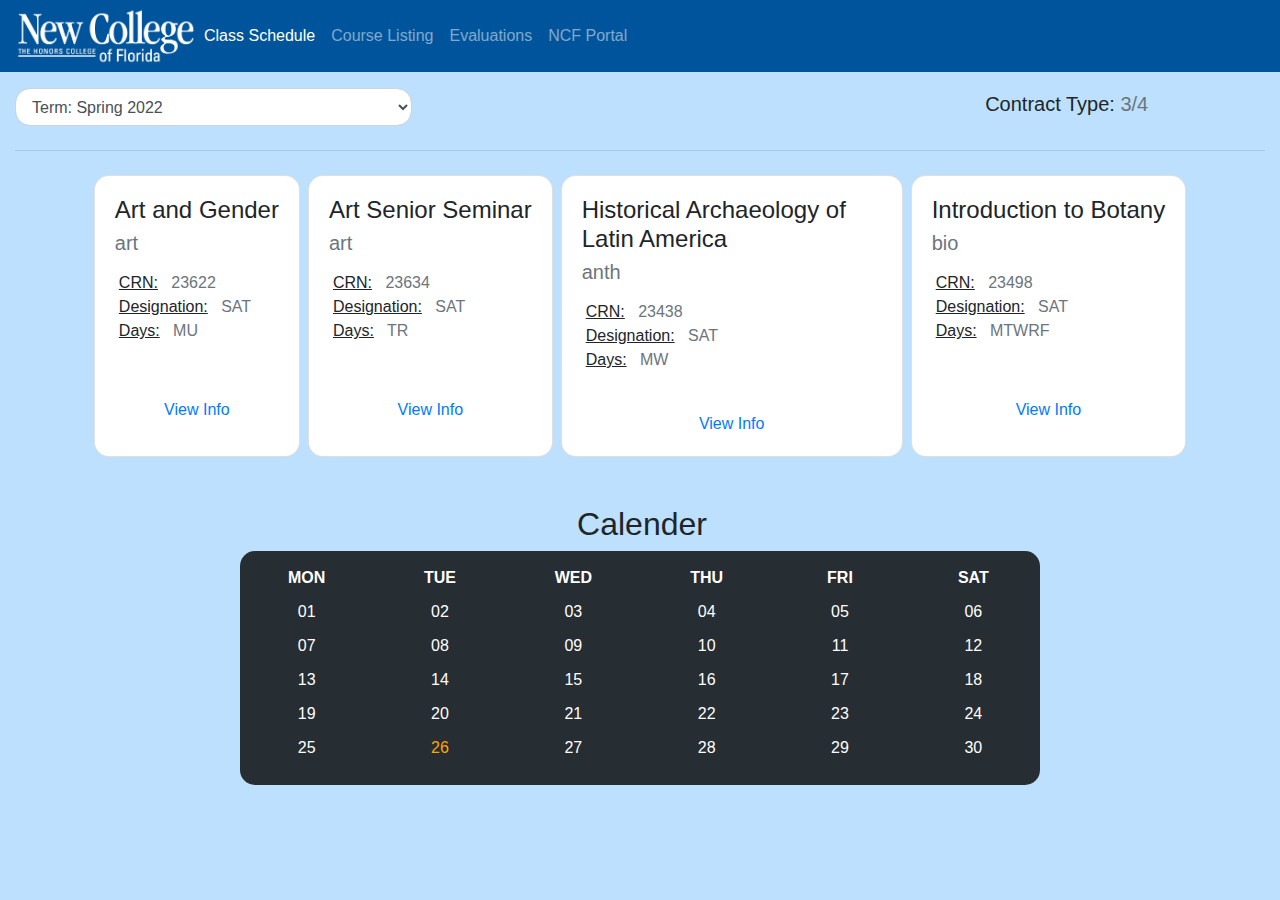
<file: index.html>
<!DOCTYPE html>
<html lang="en">
<head>
    <meta charset="UTF-8">
    <meta http-equiv="X-UA-Compatible" content="IE=edge">
    <meta name="viewport" content="width=device-width, initial-scale=1, shrink-to-fit=no">

    <link rel="stylesheet" href="https://stackpath.bootstrapcdn.com/bootstrap/4.3.1/css/bootstrap.min.css" integrity="sha384-ggOyR0iXCbMQv3Xipma34MD+dH/1fQ784/j6cY/iJTQUOhcWr7x9JvoRxT2MZw1T" crossorigin="anonymous">
    <link rel="stylesheet" href="css/index.css">
    <link rel="stylesheet" href="css/globals.css">
    
    <script src="https://code.jquery.com/jquery-3.3.1.slim.min.js" integrity="sha384-q8i/X+965DzO0rT7abK41JStQIAqVgRVzpbzo5smXKp4YfRvH+8abtTE1Pi6jizo" crossorigin="anonymous"></script>
    <script src="https://cdnjs.cloudflare.com/ajax/libs/popper.js/1.14.7/umd/popper.min.js" integrity="sha384-UO2eT0CpHqdSJQ6hJty5KVphtPhzWj9WO1clHTMGa3JDZwrnQq4sF86dIHNDz0W1" crossorigin="anonymous"></script>
    <script src="https://stackpath.bootstrapcdn.com/bootstrap/4.3.1/js/bootstrap.min.js" integrity="sha384-JjSmVgyd0p3pXB1rRibZUAYoIIy6OrQ6VrjIEaFf/nJGzIxFDsf4x0xIM+B07jRM" crossorigin="anonymous"></script>
    <script src="./js/index.js"></script>
    <title>Document</title>
</head>
<body>
    <!-- The Nav-Bar code -->
    <nav class="navbar navbar-expand-sm navbar-dark">
        <img src="./assets/banner.png" class="banner" alt="New College of Florida">
        <button class="navbar-toggler d-lg-none" type="button" data-toggle="collapse" data-target="#collapsibleNavId" aria-controls="collapsibleNavId"
            aria-expanded="false" aria-label="Toggle navigation">Options</button>
        <div class="collapse navbar-collapse" id="collapsibleNavId">
            <ul class="navbar-nav mr-auto mt-2 mt-lg-0">
                <li class="nav-item">
                    <a class="nav-link active" href="https://ncf-projects.github.io/frontend-final/">Class Schedule</a>
                </li>
                <li class="nav-item">
                    <a class="nav-link" href="classes.html">Course Listing</a>
                </li>
                <li class="nav-item">
                    <a class="nav-link" href="evaluations.html">Evaluations</a>
                </li>
                <li class="nav-item">
                    <a class="nav-link" href="https://myncf.ncf.edu">NCF Portal</a>
                </li>
            </ul>
        </div>
    </nav>
    <!-- 
        Container with row for the term & contract type.
        Middle row is set to 33% as well even though it's empty to make
        things align on left and right.
    -->
    <div class="container-fluid mt-3">
        <div class="row">
            <div class="form-group col-sm pt-0">
              <select class="form-control" name="termSelect" id="termSelector">
                <option>Term: Spring 2022</option>
                <option>Term: Fall 2021</option>
                <option>Term: Spring 2021</option>
                <option>Term: Fall 2020</option>
                <option>Term: Spring 2020</option>
              </select>
            </div>
            <hr class="mt-1 mb-1s">
            <div class="col-sm text-center mt-1">
                
            </div>
            <div class="col-sm text-center mt-1">
                <h5>Contract Type: <span class="text-muted">3/4</span></h5>
            </div>
        </div>
        <hr class="my-2 mt-2 mb-4">
    </div>
    <div class="container-fluid">
        <div class="row justify-content-md-center" id="cardRow">
                <!-- This in here is automatically populated when cards get added -->
        </div>
    </div>
    <div class="container-fluid text-center">
        <h2 class="mt-5 ml-1">Calender</h2>
        <!-- <iframe src="https://calendar.google.com/calendar/embed?src=endershusky11%40gmail.com&ctz=America%2FNew_York" style="border: 0" width="800" height="600" frameborder="0" scrolling="no"></iframe> -->
        <div class="calendar" id="calendar">
            <div class="calLabel">Mon</div>
            <div class="calLabel">Tue</div>
            <div class="calLabel">Wed</div>
            <div class="calLabel">Thu</div>
            <div class="calLabel">Fri</div>
            <div class="calLabel">Sat</div>
            <!-- The rest of these days are added with JS dynamically -->
        </div>
    </div>
</body>
</html>
</file>
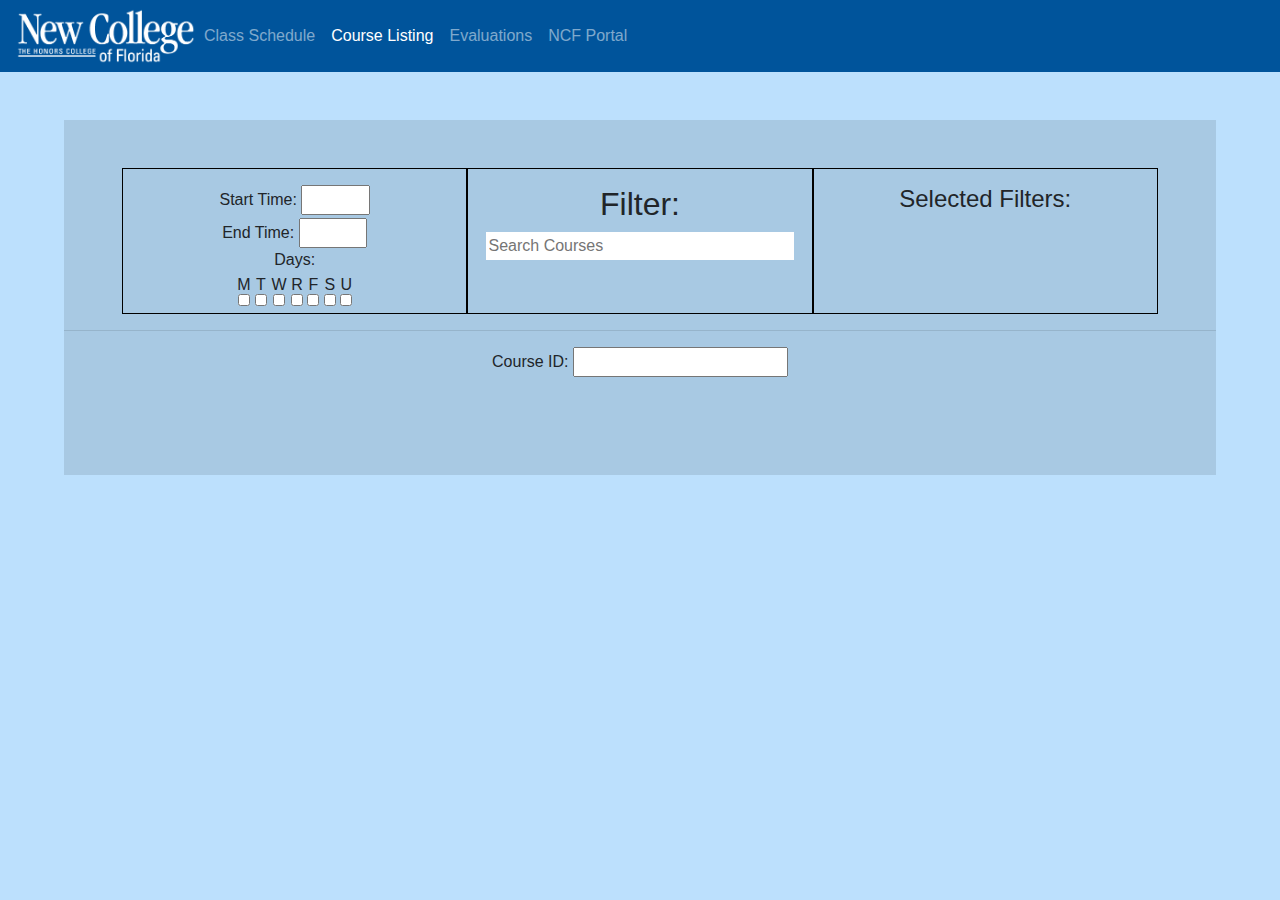
<file: classes.html>
<!DOCTYPE html>
<html lang="en">
<head>
    <meta charset="UTF-8">
    <meta http-equiv="X-UA-Compatible" content="IE=edge">
    <meta name="viewport" content="width=device-width, initial-scale=1.0">

    <link rel="stylesheet" href="https://stackpath.bootstrapcdn.com/bootstrap/4.3.1/css/bootstrap.min.css" integrity="sha384-ggOyR0iXCbMQv3Xipma34MD+dH/1fQ784/j6cY/iJTQUOhcWr7x9JvoRxT2MZw1T" crossorigin="anonymous">
    <link rel="stylesheet" href="css/classes.css">
    <link rel="stylesheet" href="css/globals.css">

    <script src="https://code.jquery.com/jquery-3.3.1.slim.min.js" integrity="sha384-q8i/X+965DzO0rT7abK41JStQIAqVgRVzpbzo5smXKp4YfRvH+8abtTE1Pi6jizo" crossorigin="anonymous"></script>
    <script src="https://cdnjs.cloudflare.com/ajax/libs/popper.js/1.14.7/umd/popper.min.js" integrity="sha384-UO2eT0CpHqdSJQ6hJty5KVphtPhzWj9WO1clHTMGa3JDZwrnQq4sF86dIHNDz0W1" crossorigin="anonymous"></script>
    <script src="https://stackpath.bootstrapcdn.com/bootstrap/4.3.1/js/bootstrap.min.js" integrity="sha384-JjSmVgyd0p3pXB1rRibZUAYoIIy6OrQ6VrjIEaFf/nJGzIxFDsf4x0xIM+B07jRM" crossorigin="anonymous"></script>
    <script src="./js/classes.js"></script>

    <title>Class Listing</title>
</head>
<body>
    <!-- The Nav Bar -->
    <nav class="navbar navbar-expand-sm navbar-dark">
        <img src="./assets/banner.png" class="banner" alt="New College of Florida">
        <button class="navbar-toggler d-lg-none" type="button" data-toggle="collapse" data-target="#collapsibleNavId" aria-controls="collapsibleNavId"
            aria-expanded="false" aria-label="Toggle navigation">Options</button>
        <div class="collapse navbar-collapse" id="collapsibleNavId">
            <ul class="navbar-nav mr-auto mt-2 mt-lg-0">
                <li class="nav-item">
                    <a class="nav-link" href="https://ncf-projects.github.io/frontend-final/">Class Schedule</a>
                </li>
                <li class="nav-item">
                    <a class="nav-link active" href="classes.html">Course Listing</a>
                </li>
                <li class="nav-item">
                    <a class="nav-link" href="evaluations.html">Evaluations</a>
                </li>
                <li class="nav-item">
                    <a class="nav-link" href="https://myncf.ncf.edu">NCF Portal</a>
                </li>
            </ul>
        </div>
    </nav>

    <!-- The main body for the classes -->
    <div class="mainContainer pt-5 mt-5 pb-5">

        <!-- All the three different containers are split into a row, taking up 33% of vw -->
        <div class="row operationRow d-flex justify-content-center">
            <!-- The Day & Time Filters -->
            <div class="selectionContainer text-center pt-3">
                <div class="input">
                    <h6 class="inline">Start Time:</h6>
                    <input class="inline" id="startTime" aria-label="Start Time Input">
                </div>
                <div class="input">
                    <h6 class="inline">End Time:</h6>
                    <input class="inline" id="endTime" aria-label="End Time Input">
                </div>
                <!-- The day radio buttons -->
                <div class="input">
                    <div class="w-fill text-center">
                        <h6>Days:</h6>
                        <div class="radioContainer">
                            <div class="w-tight text-center text-short inline">
                                M
                                <br>
                                <input class="checkbox" type="checkbox" aria-label="Monday Selection">
                            </div>
                            <div class="w-tight text-center text-short inline">
                                T
                                <br>
                                <input class="checkbox" type="checkbox" aria-label="Tuesday Selection">
                            </div>
                            <div class="w-tight text-center text-short inline">
                                W
                                <br>
                                <input class="checkbox" type="checkbox" aria-label="Wednesday Selection">
                            </div>
                            <div class="w-tight text-center text-short inline">
                                R
                                <br>
                                <input class="checkbox" type="checkbox" aria-label="Thursday Selection">
                            </div>
                            <div class="w-tight text-center text-short inline">
                                F
                                <br>
                                <input class="checkbox" type="checkbox" aria-label="Friday Selection">
                            </div>
                            <div class="w-tight text-center text-short inline">
                                S
                                <br>
                                <input class="checkbox" type="checkbox" aria-label="Saturday Selection">
                            </div>
                            <div class="w-tight text-center text-short inline">
                                U
                                <br>
                                <input class="checkbox" type="checkbox" aria-label="Sunday Selection">
                            </div>
                        </div>
                    </div>
                </div>
            </div>

            <!-- The filter bar -->
            <div class="selectionContainer filterContainer pb-3 pt-3 text-center">
                <h2>Filter:</h2>

                <!-- Custom searchbar with suggestions popup -->
                <form autocomplete="off"    >
                    <div class="autocomplete w-fill">
                        <input id="searchInput" type="text" name="courses" placeholder="Search Courses" aria-label="Search Courses">
                        <div class="autocompleteElements">
                            <!-- Auto populated via JS once typing starts -->
                        </div>
                    </div>
                </form>
            </div>

            <!-- Where filters go, with an X to remove them. -->
            <div class="selectionContainer overflow-hidden pt-3 text-center">
                <h4>Selected Filters:</h4>
                <!-- Auto Populated -->
            </div>
        </div>
        <div>
            <hr>
            <div class="w-fill text-center">
                <div class="courseId mt-2">
                    <!-- Input for course by ID -->
                    <h6 class="inline">Course ID:</h6>
                    <input class="inline" type="text" id="courseId" aria-label="Search by Course ID">
                </div>
            </div>
            <div class="row justify-content-md-center pt-5 ml-auto mr-auto" id="cardRow">
                <!-- Auto populated -->
            </div>
        </div>
    </div>
</body>
</html>
</file>
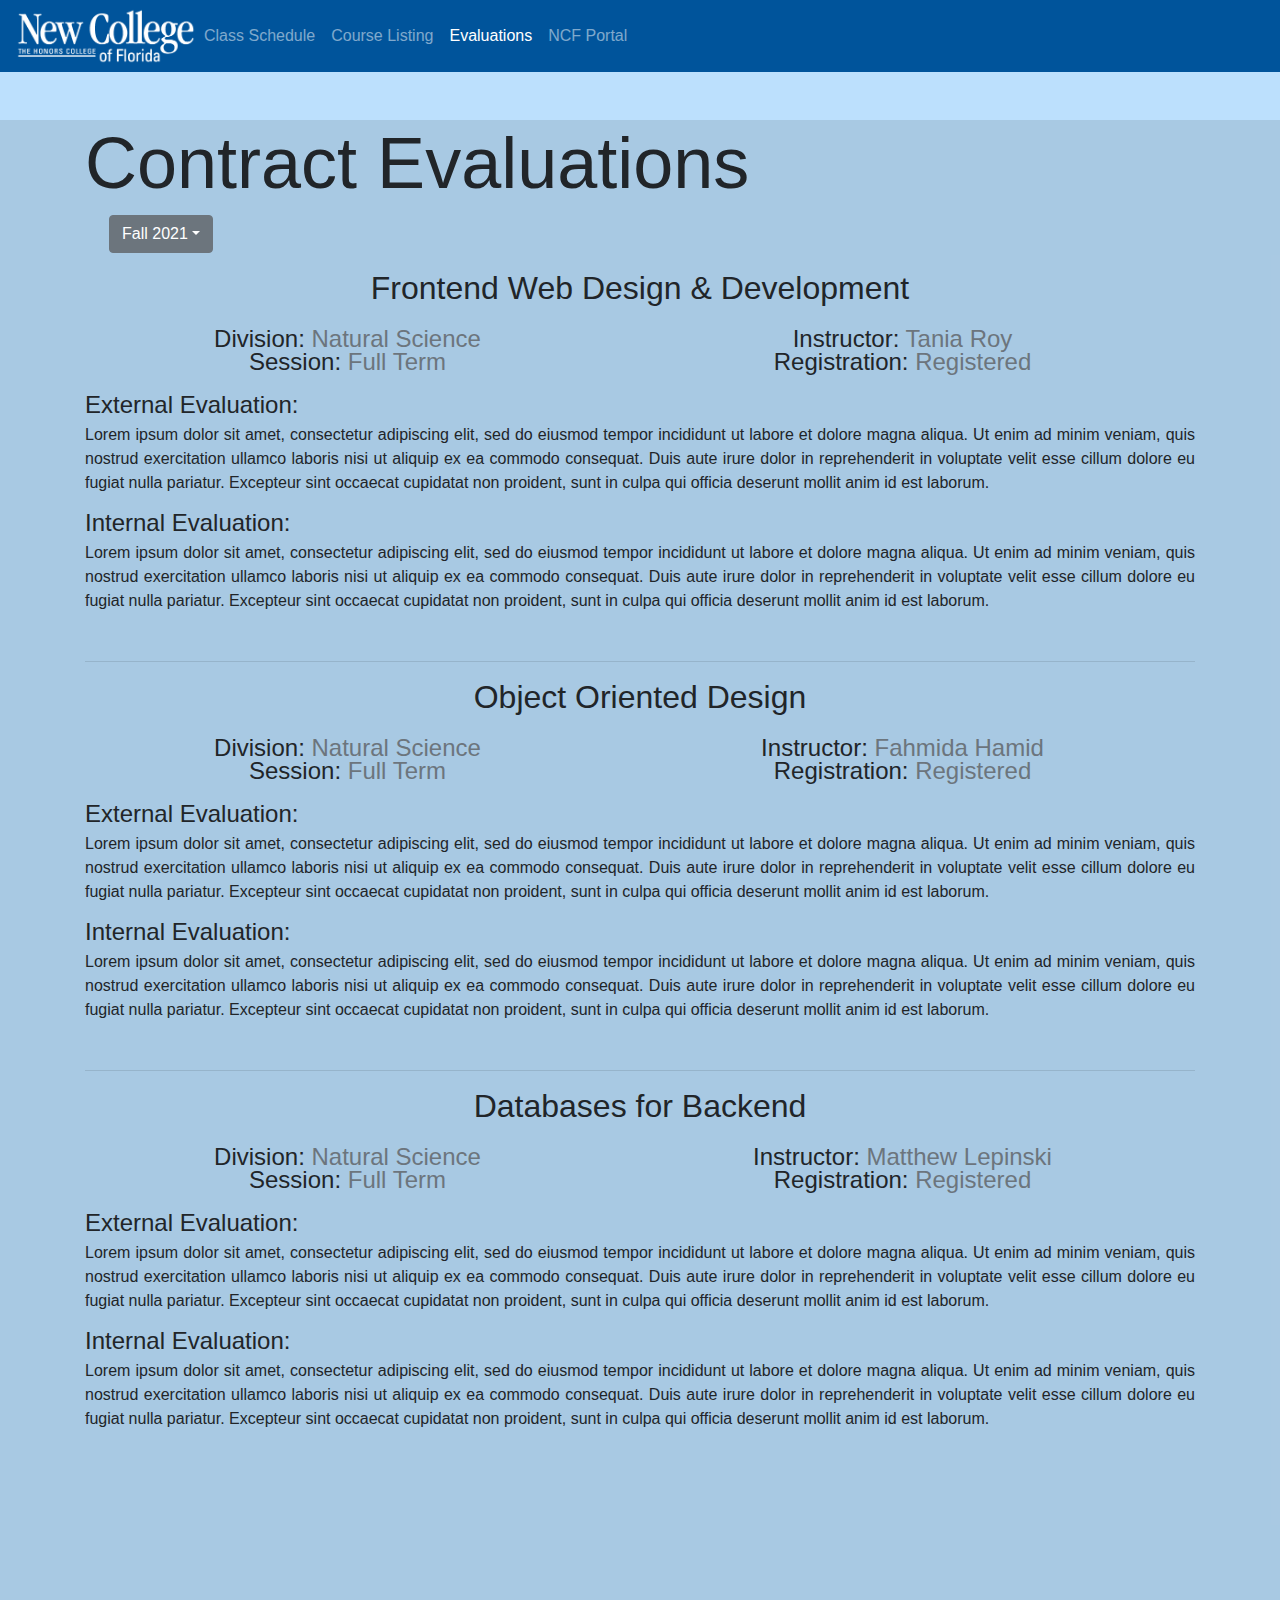
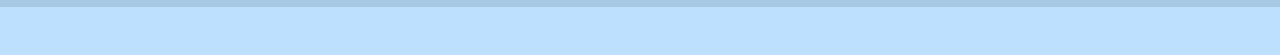
<file: evaluations.html>
<!DOCTYPE html>
<html lang="en">
<head>
    <meta charset="UTF-8">
    <meta http-equiv="X-UA-Compatible" content="IE=edge">
    <meta name="viewport" content="width=device-width, initial-scale=1.0">

    <link rel="stylesheet" href="https://stackpath.bootstrapcdn.com/bootstrap/4.3.1/css/bootstrap.min.css" integrity="sha384-ggOyR0iXCbMQv3Xipma34MD+dH/1fQ784/j6cY/iJTQUOhcWr7x9JvoRxT2MZw1T" crossorigin="anonymous">
    <link rel="stylesheet" href="css/evaluations.css">
    <link rel="stylesheet" href="css/globals.css">

    <script src="https://code.jquery.com/jquery-3.3.1.slim.min.js" integrity="sha384-q8i/X+965DzO0rT7abK41JStQIAqVgRVzpbzo5smXKp4YfRvH+8abtTE1Pi6jizo" crossorigin="anonymous"></script>
    <script src="https://cdnjs.cloudflare.com/ajax/libs/popper.js/1.14.7/umd/popper.min.js" integrity="sha384-UO2eT0CpHqdSJQ6hJty5KVphtPhzWj9WO1clHTMGa3JDZwrnQq4sF86dIHNDz0W1" crossorigin="anonymous"></script>
    <script src="https://stackpath.bootstrapcdn.com/bootstrap/4.3.1/js/bootstrap.min.js" integrity="sha384-JjSmVgyd0p3pXB1rRibZUAYoIIy6OrQ6VrjIEaFf/nJGzIxFDsf4x0xIM+B07jRM" crossorigin="anonymous"></script>
    <script src="./js/evaluations.js"></script>

    <title>Course Evaluations</title>
</head>
<body>
    <!-- The Nav Bar -->
    <nav class="navbar navbar-expand-sm navbar-dark">
        <img src="./assets/banner.png" class="banner" alt="New College of Florida">
        <button class="navbar-toggler d-lg-none" type="button" data-toggle="collapse" data-target="#collapsibleNavId" aria-controls="collapsibleNavId"
            aria-expanded="false" aria-label="Toggle navigation">Options</button>
        <div class="collapse navbar-collapse" id="collapsibleNavId">
            <ul class="navbar-nav mr-auto mt-2 mt-lg-0">
                <li class="nav-item">
                    <a class="nav-link" href="https://ncf-projects.github.io/frontend-final/">Class Schedule</a>
                </li>
                <li class="nav-item">
                    <a class="nav-link" href="classes.html">Course Listing</a>
                </li>
                <li class="nav-item active">
                    <a class="nav-link" href="evaluations.html">Evaluations</a>
                </li>
                <li class="nav-item">
                    <a class="nav-link" href="https://myncf.ncf.edu">NCF Portal</a>
                </li>
            </ul>
        </div>
    </nav>

    <!-- The main container for all entries -->
    <div class="jumbotron-fluid mt-5 mb-5">
        <div class="container">
            <h1 class="display-3">Contract Evaluations</h1>
            <div class="dropdown mb-3">
                <button class="btn btn-secondary dropdown-toggle ml-4" type="button" data-toggle="dropdown" aria-haspopup="true" aria-expanded="false" id="semesterDropdownButton">Fall 2021</button>
                <div class="dropdown-menu" aria-labelledby="semesterDropdownButton" id="semesterDropdown">
                    <a class="dropdown-item">Fall 2021</a>
                </div>
            </div>
        </div>
        <!-- A single evaluation entry -->
        <div class="container mb-5">
            <div class="text-center">
                <h2>Frontend Web Design & Development</h2>
            </div>
            <!-- Using a Bootstrap row to split things up here -->
            <div class="row pt-3">
                <div class="col-sm-6 text-center">
                    <h6 class="card-subtitle">Division: <span class="text-muted evalAttribute">Natural Science</span></h6>
                    <h6 class="card-subtitle">Session: <span class="text-muted evalAttribute">Full Term</span></h6>
                </div>
                <div class="col-sm-6 text-center">
                    <h6 class="card-subtitle">Instructor: <span class="text-muted evalAttribute">Tania Roy</span></h6>
                    <h6 class="card-subtitle">Registration: <span class="text-muted evalAttribute">Registered</span></h6>
                </div>
            </div>
            <div class="fa-pull-left card-subtitle pt-3">
                External Evaluation:
            </div>
            <div class="evaluationBody text-justify">
                Lorem ipsum dolor sit amet, consectetur adipiscing elit, sed do eiusmod tempor incididunt ut labore et dolore magna aliqua. Ut enim ad minim veniam, quis nostrud exercitation ullamco laboris nisi ut aliquip ex ea commodo consequat. Duis aute irure dolor in reprehenderit in voluptate velit esse cillum dolore eu fugiat nulla pariatur. Excepteur sint occaecat cupidatat non proident, sunt in culpa qui officia deserunt mollit anim id est laborum.
            </div>
            <div class="fa-pull-left card-subtitle pt-3">
                Internal Evaluation:
            </div>
            <div class="evaluationBody text-justify">
                Lorem ipsum dolor sit amet, consectetur adipiscing elit, sed do eiusmod tempor incididunt ut labore et dolore magna aliqua. Ut enim ad minim veniam, quis nostrud exercitation ullamco laboris nisi ut aliquip ex ea commodo consequat. Duis aute irure dolor in reprehenderit in voluptate velit esse cillum dolore eu fugiat nulla pariatur. Excepteur sint occaecat cupidatat non proident, sunt in culpa qui officia deserunt mollit anim id est laborum.
            </div>
        </div>

        <!-- The next contract -->
        <div class="container mb-5">
            <hr>
            <div class="text-center">
                <h2>Object Oriented Design</h2>
            </div>
            <div class="row pt-3">
                <div class="col-sm-6 text-center">
                    <h6 class="card-subtitle">Division: <span class="text-muted evalAttribute">Natural Science</span></h6>
                    <h6 class="card-subtitle">Session: <span class="text-muted evalAttribute">Full Term</span></h6>
                </div>
                <div class="col-sm-6 text-center">
                    <h6 class="card-subtitle">Instructor: <span class="text-muted evalAttribute">Fahmida Hamid</span></h6>
                    <h6 class="card-subtitle">Registration: <span class="text-muted evalAttribute">Registered</span></h6>
                </div>
            </div>
            <div class="fa-pull-left card-subtitle pt-3">
                External Evaluation:
            </div>
            <div class="evaluationBody text-justify">
                Lorem ipsum dolor sit amet, consectetur adipiscing elit, sed do eiusmod tempor incididunt ut labore et dolore magna aliqua. Ut enim ad minim veniam, quis nostrud exercitation ullamco laboris nisi ut aliquip ex ea commodo consequat. Duis aute irure dolor in reprehenderit in voluptate velit esse cillum dolore eu fugiat nulla pariatur. Excepteur sint occaecat cupidatat non proident, sunt in culpa qui officia deserunt mollit anim id est laborum.
            </div>
            <div class="fa-pull-left card-subtitle pt-3">
                Internal Evaluation:
            </div>
            <div class="evaluationBody text-justify">
                Lorem ipsum dolor sit amet, consectetur adipiscing elit, sed do eiusmod tempor incididunt ut labore et dolore magna aliqua. Ut enim ad minim veniam, quis nostrud exercitation ullamco laboris nisi ut aliquip ex ea commodo consequat. Duis aute irure dolor in reprehenderit in voluptate velit esse cillum dolore eu fugiat nulla pariatur. Excepteur sint occaecat cupidatat non proident, sunt in culpa qui officia deserunt mollit anim id est laborum.
            </div>
        </div>
        <div class="container mb-5">
            <hr>
            <div class="text-center">
                <h2>Databases for Backend</h2>
            </div>
            <div class="row pt-3">
                <div class="col-sm-6 text-center">
                    <h6 class="card-subtitle">Division: <span class="text-muted evalAttribute">Natural Science</span></h6>
                    <h6 class="card-subtitle">Session: <span class="text-muted evalAttribute">Full Term</span></h6>
                </div>
                <div class="col-sm-6 text-center">
                    <h6 class="card-subtitle">Instructor: <span class="text-muted evalAttribute">Matthew Lepinski</span></h6>
                    <h6 class="card-subtitle">Registration: <span class="text-muted evalAttribute">Registered</span></h6>
                </div>
            </div>
            <div class="fa-pull-left card-subtitle pt-3">
                External Evaluation:
            </div>
            <div class="evaluationBody text-justify">
                Lorem ipsum dolor sit amet, consectetur adipiscing elit, sed do eiusmod tempor incididunt ut labore et dolore magna aliqua. Ut enim ad minim veniam, quis nostrud exercitation ullamco laboris nisi ut aliquip ex ea commodo consequat. Duis aute irure dolor in reprehenderit in voluptate velit esse cillum dolore eu fugiat nulla pariatur. Excepteur sint occaecat cupidatat non proident, sunt in culpa qui officia deserunt mollit anim id est laborum.
            </div>
            <div class="fa-pull-left card-subtitle pt-3">
                Internal Evaluation:
            </div>
            <div class="evaluationBody text-justify">
                Lorem ipsum dolor sit amet, consectetur adipiscing elit, sed do eiusmod tempor incididunt ut labore et dolore magna aliqua. Ut enim ad minim veniam, quis nostrud exercitation ullamco laboris nisi ut aliquip ex ea commodo consequat. Duis aute irure dolor in reprehenderit in voluptate velit esse cillum dolore eu fugiat nulla pariatur. Excepteur sint occaecat cupidatat non proident, sunt in culpa qui officia deserunt mollit anim id est laborum.
            </div>
        </div>
    </div>
</body>
</html>
</file>
<file: css/index.css>
.container-fluid > .row {
    overflow-x: auto;
    white-space: nowrap;
    flex-wrap: nowrap;
}

.card {
    max-width: 100%;
    min-width: fit-content;
}

.form-control {
    border-radius: 15px;
}

/* These are just for quick use in text styling. */
.underline {
    text-decoration: underline;
}

.inline {
    display: inline-block;
}

.navbar-toggler {
    margin-left: auto;
    margin-right: auto;
}

.card-title {
    max-width: 300px;
}

/* 
    Everything below is for the calander.
    This just creates a simple grid for all the elements
    #GoCSSGrid!
*/
    .calendar {
    max-width: 800px;
    margin-left: auto;
    margin-right: auto;
    background-color: rgba(0, 0, 0, 0.8);

    border-radius: 15px;
    padding-top: 15px;
    padding-bottom: 15px;

    display: grid;
    grid-template-columns: repeat(6, 1fr);
    grid-template-rows: repeat(6, 1fr);
    gap: 0px 0px;
    grid-auto-flow: row;
    grid-template-areas:
      ". . . . . ."
      ". . . . . ."
      ". . . . . ."
      ". . . . . ."
      ". . . . . ."
      ". . . . . .";
}

.calItem {
    color: white;
}

.calLabel {
    font-weight: bold;
    text-transform: uppercase;
    color: white;
    padding-bottom: 10px;
}

.calCurrent {
    color: orange;
}
</file>
<file: css/classes.css>
/* To fix styling issues with the jumbotron having left-aligned text */
.jumbotron {
    text-align: center;
}

/* The row that contains the filters, centering it. */
.operationRow {
    margin-left: auto;
    margin-right: auto;
    width: 90%;
    height: fit-content;
}


#startTime, #endTime  {
    width: 20%;
}

.checkbox {
    width: 12px;
    height: 12px;
}

.radioContainer {
    display: inline-block;
    margin-right: 10px;
    width: 100%;
}

.selectionContainer {
    /* width: 20.0%; */
    width: 33.3%;
    min-width: 300px;
}

/* For the autocomplete hell */
.autocomplete {
    position: relative;
}

#searchInput {
    border: 1px solid transparent;
    width: 90%;
}

.autocompleteMenu div:hover {
    background-color: blue;
}

.autocomplete-active {
    background-color: blue !important;
    color: white;
}

.card {
    max-width: 300px;
}

.autocompleteElements {
    background-color: white;
    height: fit-content;
    margin-left: auto;
    margin-right: auto;
    width: 90%;
}

.selectionContainer {
    /* Black Border */
    border: 1px solid black;
}

/* These are to handle hovering over the X's in the filter-removal section. */
svg:hover {
    /* Change the color */
    fill: red;
}

svg:focus {
    /* Change the color */
    fill: red;
}

.mainContainer {
    margin-left: auto;
    margin-right: auto;
    width: 90%;
    background-color: rgba(0, 0, 0, 0.1);
}

.searchElement {
    border-top: rgba(0, 0, 0, 0.2) solid 1px;
}

.searchElement:hover {
    background-color: rgba(0, 0, 0, 0.2);
}

.searchElement > p {
    margin-bottom: 0px;
}
</file>
<file: css/evaluations.css>
.card-subtitle {
    font-size: 24px;
}

.evalAttribute {
    font-weight: 300px;
}

.selectionContainer {
    width: 400px;
    height: 400px;
    background-color: black;
}

.row {
    width: 100%;
    height: 100%;
}

.jumbotron-fluid {
    background-color: rgba(0, 0, 0, 0.1);
    padding-bottom: 10%;
}
</file>
<file: css/globals.css>
/* These are shortcuts to use within inline-html to make it a bit easier to format, similar to bootstraps. */
.underline {
    text-decoration: underline;
}

.inline {
    display: inline-block;
}

.w-fill {
    width: 100%;
}

.w-tight {
    width: fit-content;
}

.text-short {
    line-height: 16px;
}

.border-black {
    border: 1px solid black;
}

.border-black-top {
    border-top: 1px solid black;
}

.border-black-bottom {
    border-bottom: 1px solid black;
}
/* END SHORTCUTS */

/* Make sure the banner is a decent size */
.banner {
    width: 180px;
}

/* Full Site Styling */

body, html {
    background-color: #BCE0FD;
}

nav {
    background-color: #00549B;
}

/* Popups */
.popupContainer {
    position: absolute;
    z-index: 99; /* So it's 100% top of the screen overriding anything else */
    top: 0;
    left: 0;
    width: 100%;
    height: 100%;
    background-color: rgba(0, 0, 0, 0.5);
}

/* Styling the popup content a bit. */
.popupContent {
    position: absolute;
    z-index: 100;
    top: 50%;
    left: 50%;
    transform: translate(-50%, -50%);
    background-color: white;
    width: 80%;
    height: fit-content;
    border-radius: 5px;
    padding-bottom: 2%;
}

.popupClassTitle {
    font-size: 20px;
    font-weight: bold;
    text-align: center;
    padding-top: 10px;
}

.popupSubtitle {
    font-size: 18px;
    text-align: center;
}

.popupCourseDescription {
    font-size: 16px;
    text-align: center;
    padding-top: 10px;
    padding: 10px;
}

.card {
    border-radius: 15px;
}
</file>
